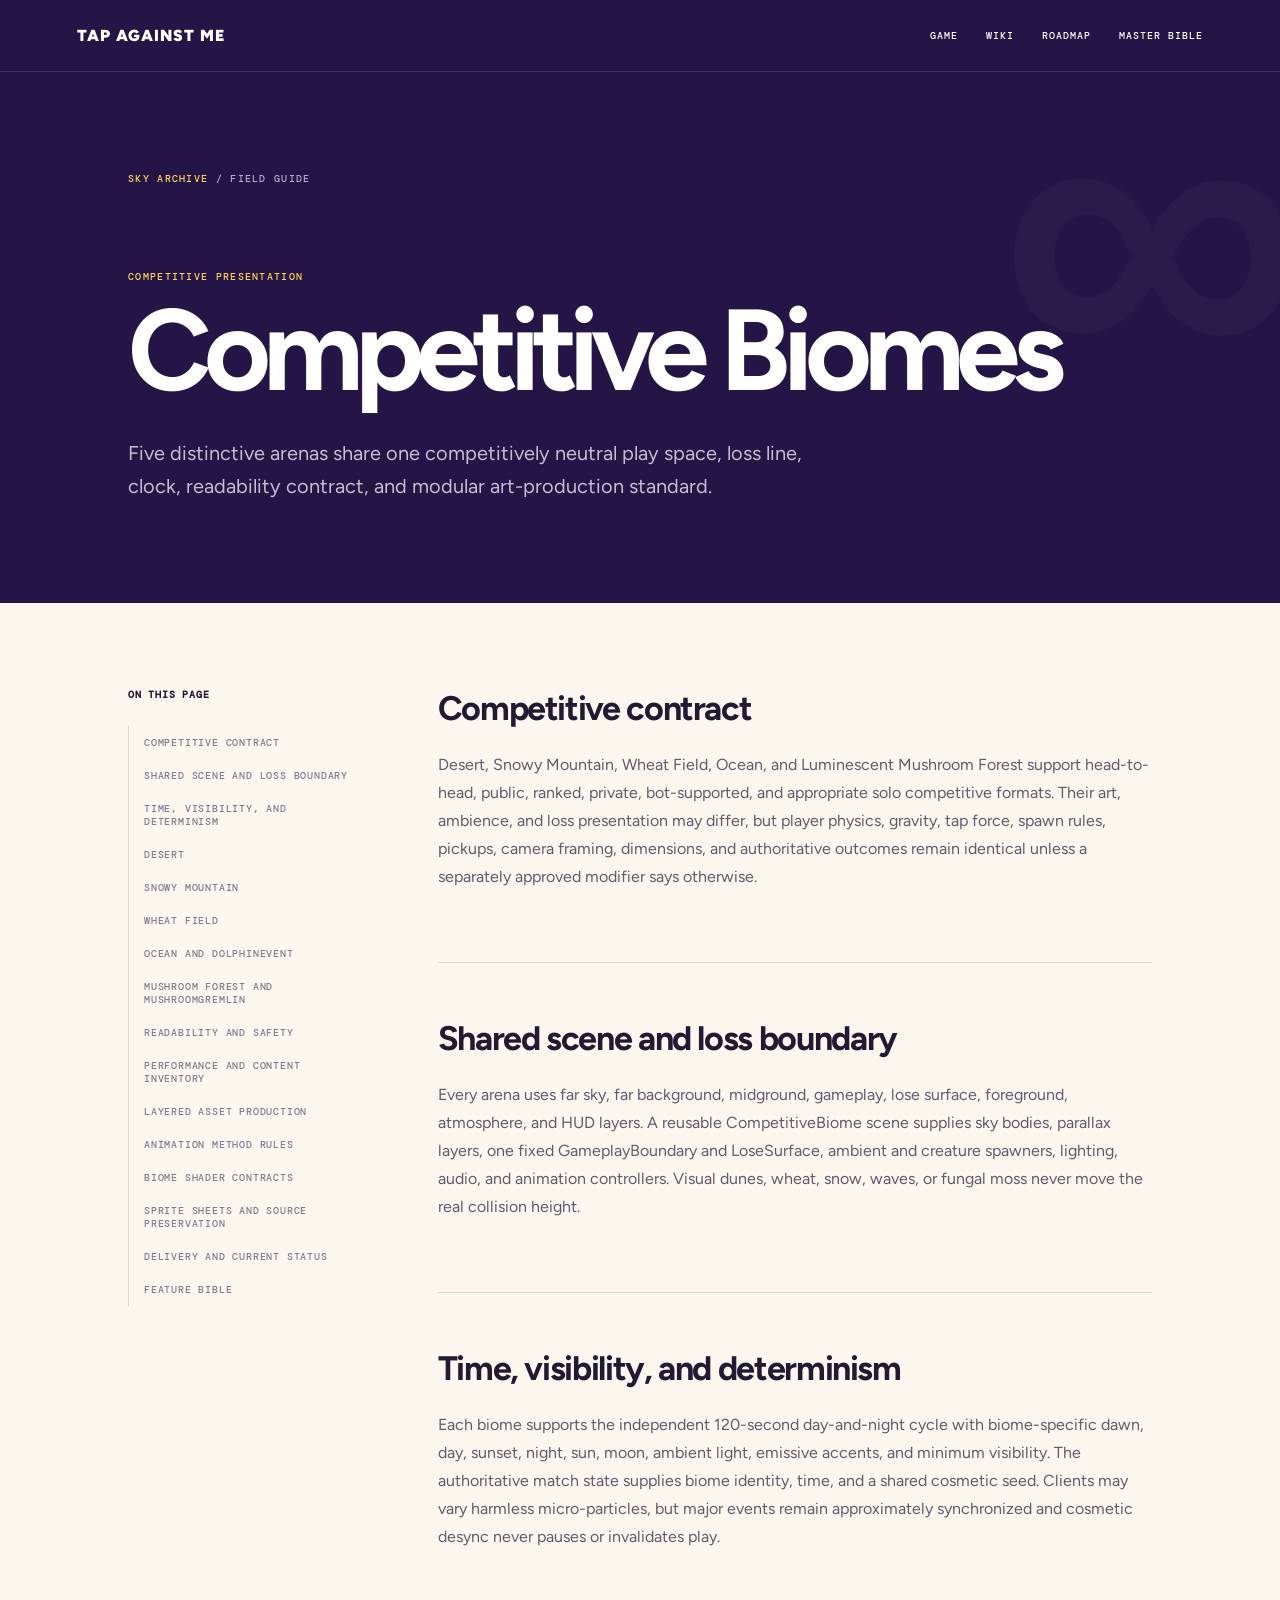
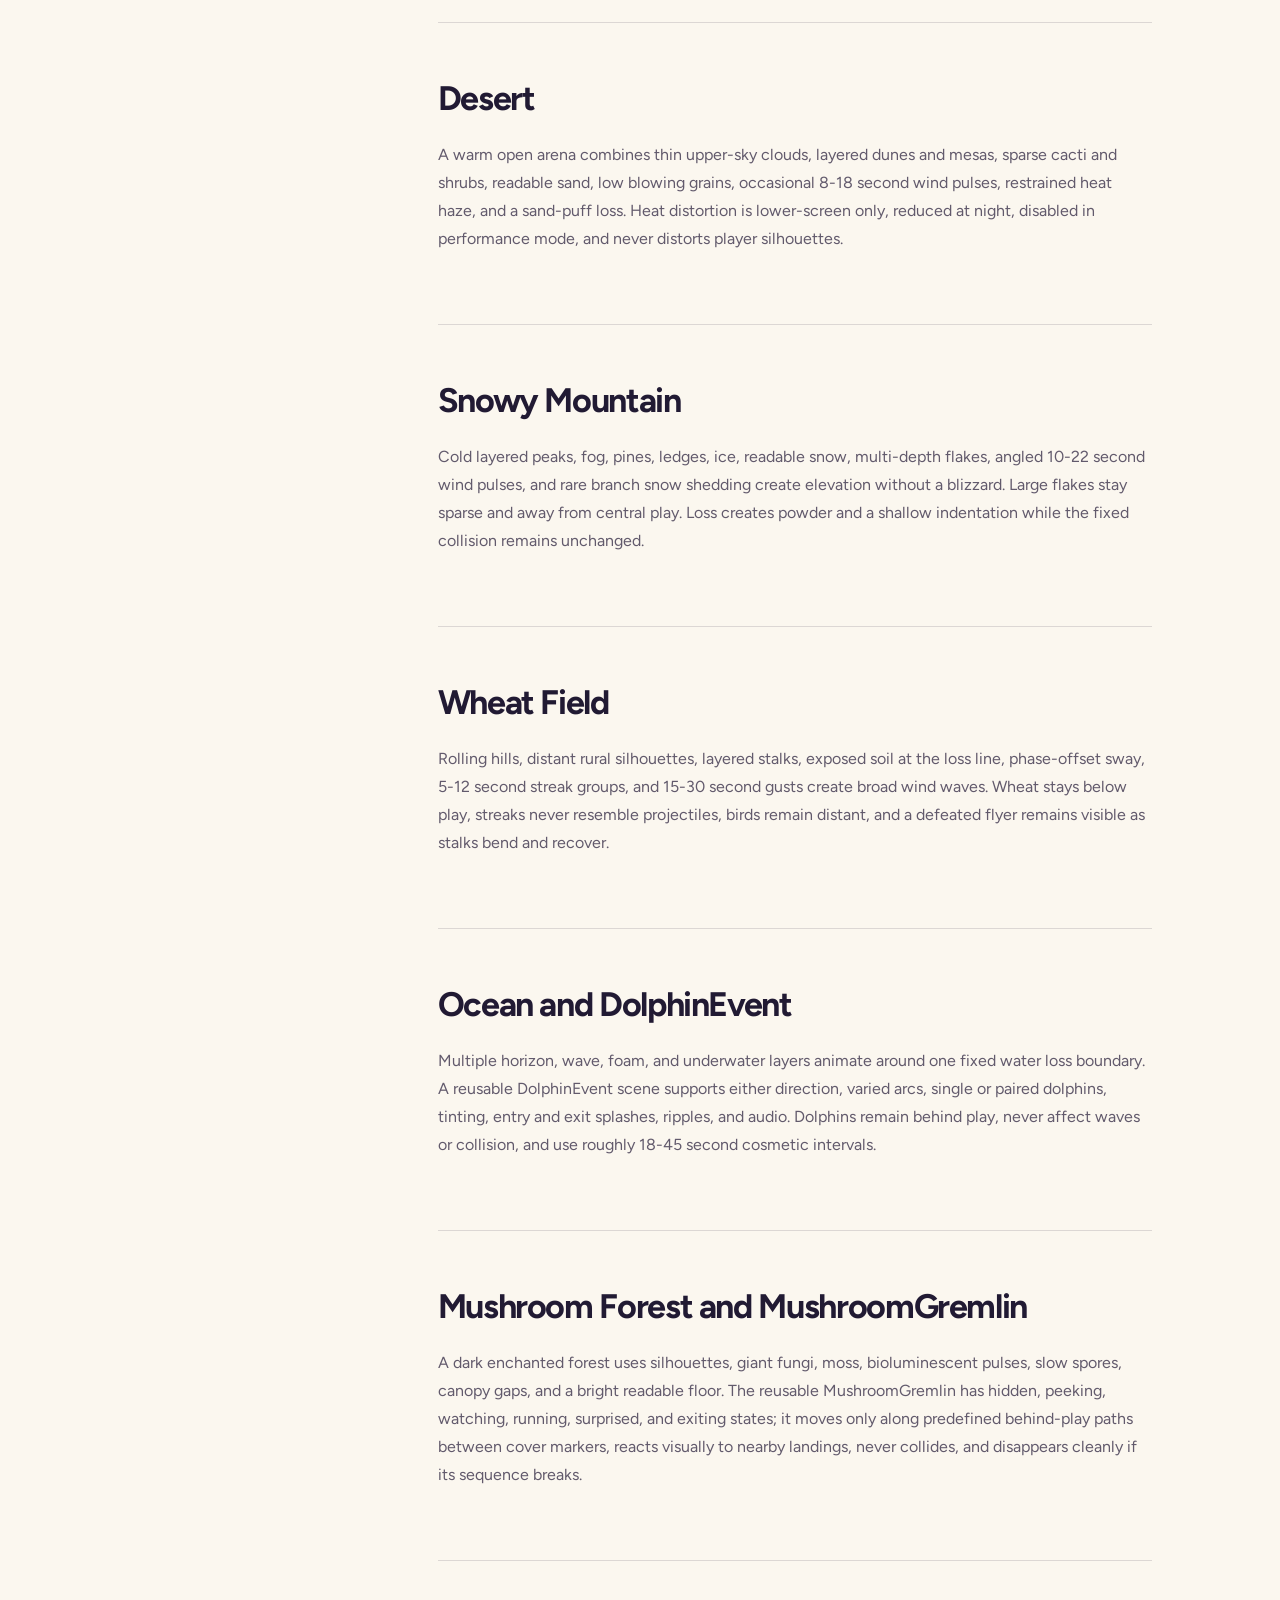
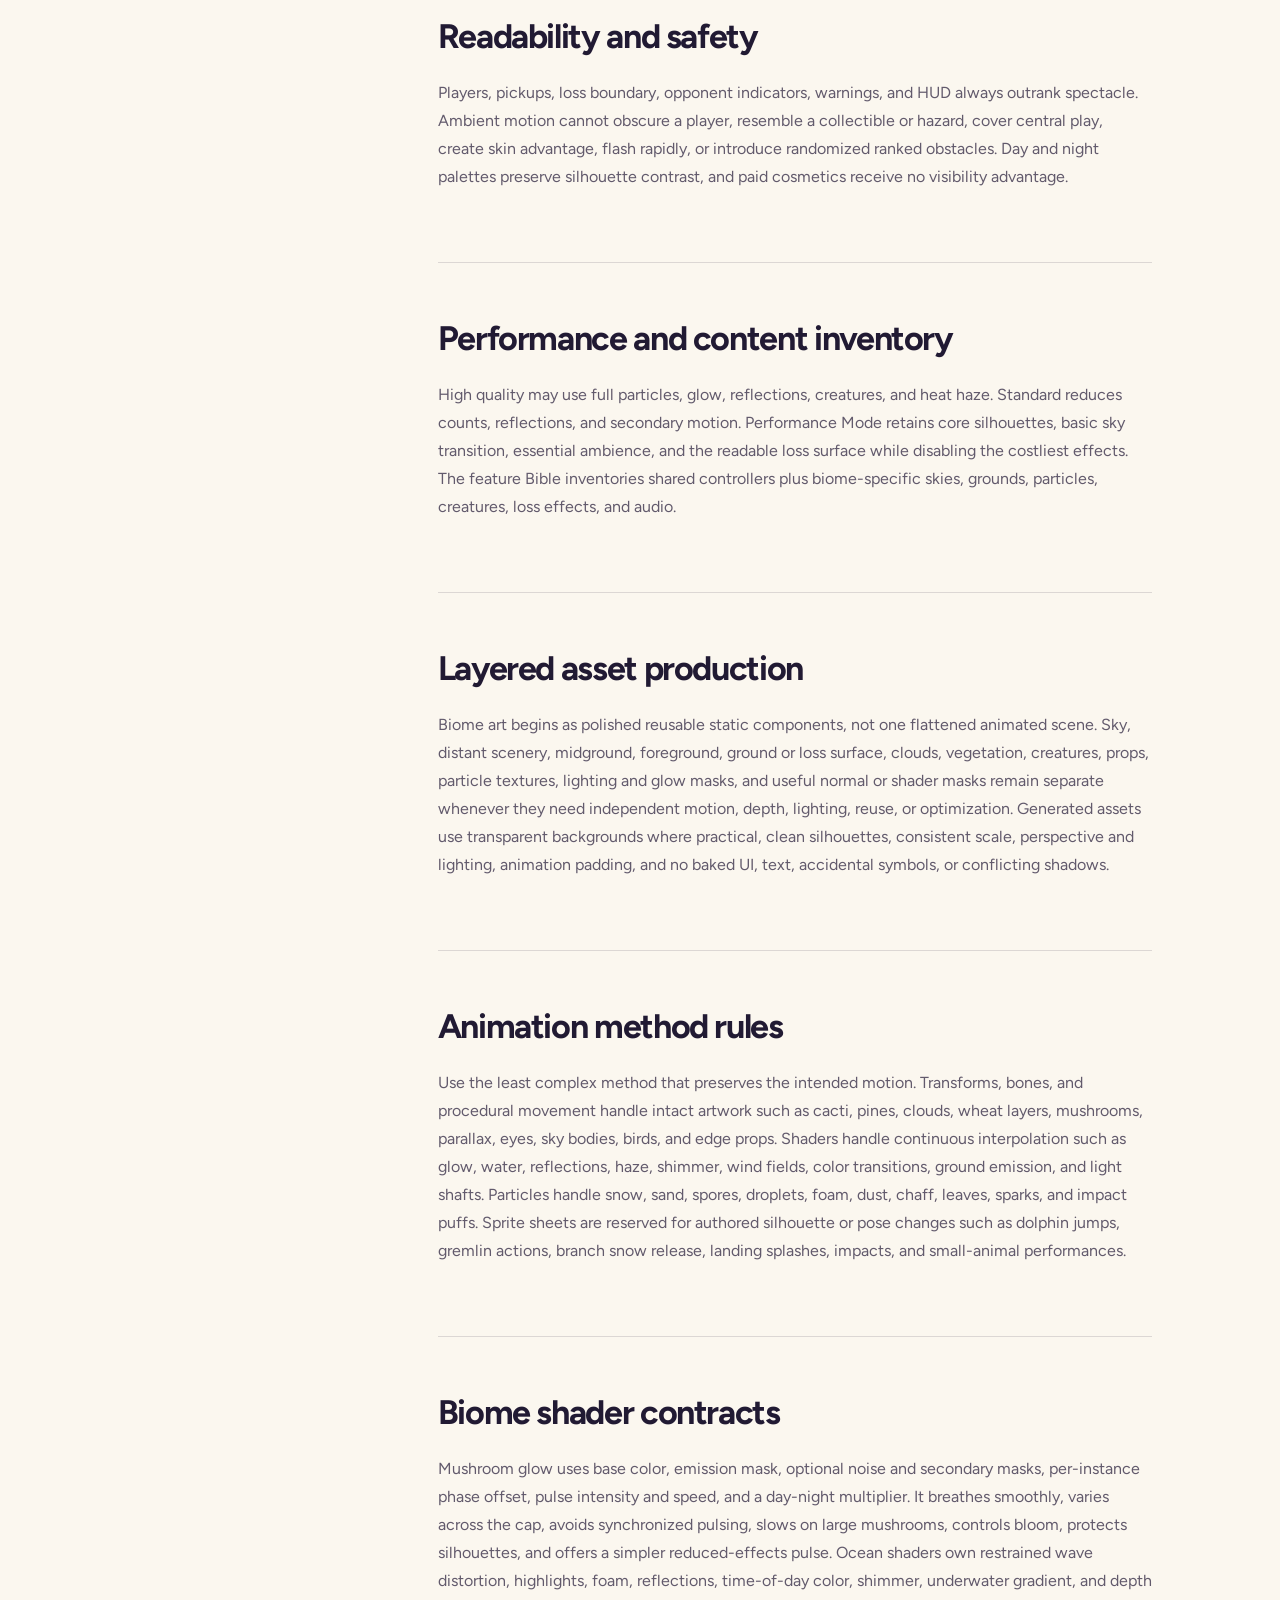
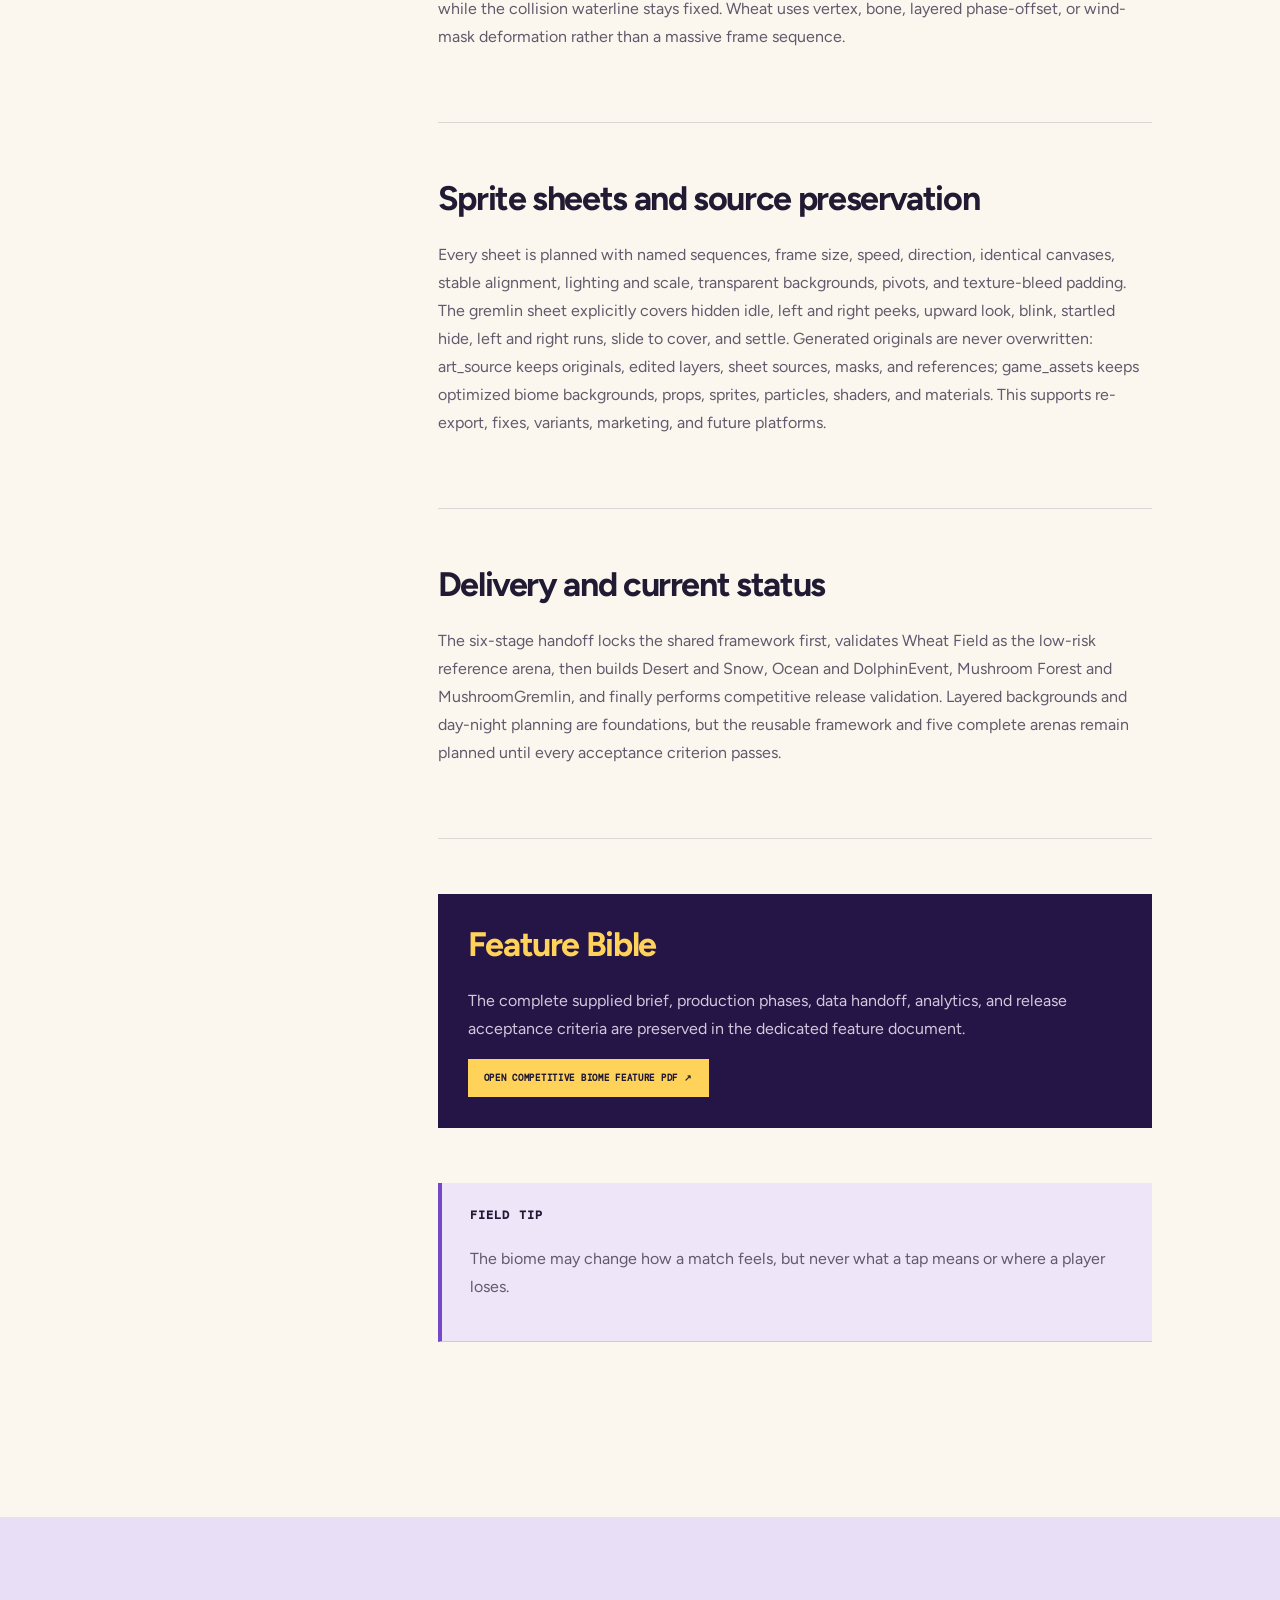
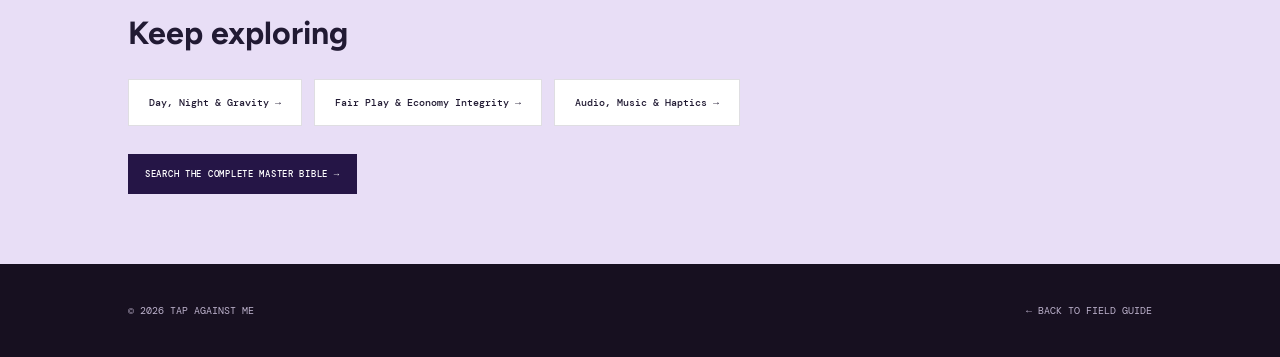
<file: wiki/competitive-biomes.html>
<!doctype html>
<html lang="en"><head><meta charset="UTF-8"><meta name="viewport" content="width=device-width,initial-scale=1"><meta name="description" content="Tap Against Me player wiki"><title>Tap Against Me Wiki</title><link rel="icon" href="../assets/icon.svg"><link rel="stylesheet" href="wiki.css"></head>
<body data-entry="competitive-biomes"><header class="entry-header"><a class="brand" href="../index.html#overview">TAP AGAINST ME</a><nav><a href="../index.html#overview">GAME</a><a href="../index.html#wiki">WIKI</a><a href="../index.html#roadmap">ROADMAP</a><a href="../bible.html">MASTER BIBLE</a></nav></header><main><section class="entry-hero"><p class="crumb"><a href="../index.html#wiki">SKY ARCHIVE</a> / FIELD GUIDE</p><span class="category" data-category></span><h1 data-title></h1><p class="dek" data-dek></p></section><div class="article-wrap"><aside class="toc" data-toc></aside><article class="article" data-article></article></div><section class="related"><h2>Keep exploring</h2><div class="related-links" data-related></div><a class="master-link" href="../bible.html">SEARCH THE COMPLETE MASTER BIBLE →</a></section></main><footer><span>© 2026 TAP AGAINST ME</span><a href="../index.html#wiki">← BACK TO FIELD GUIDE</a></footer><script src="wiki.js"></script></body></html>
</file>
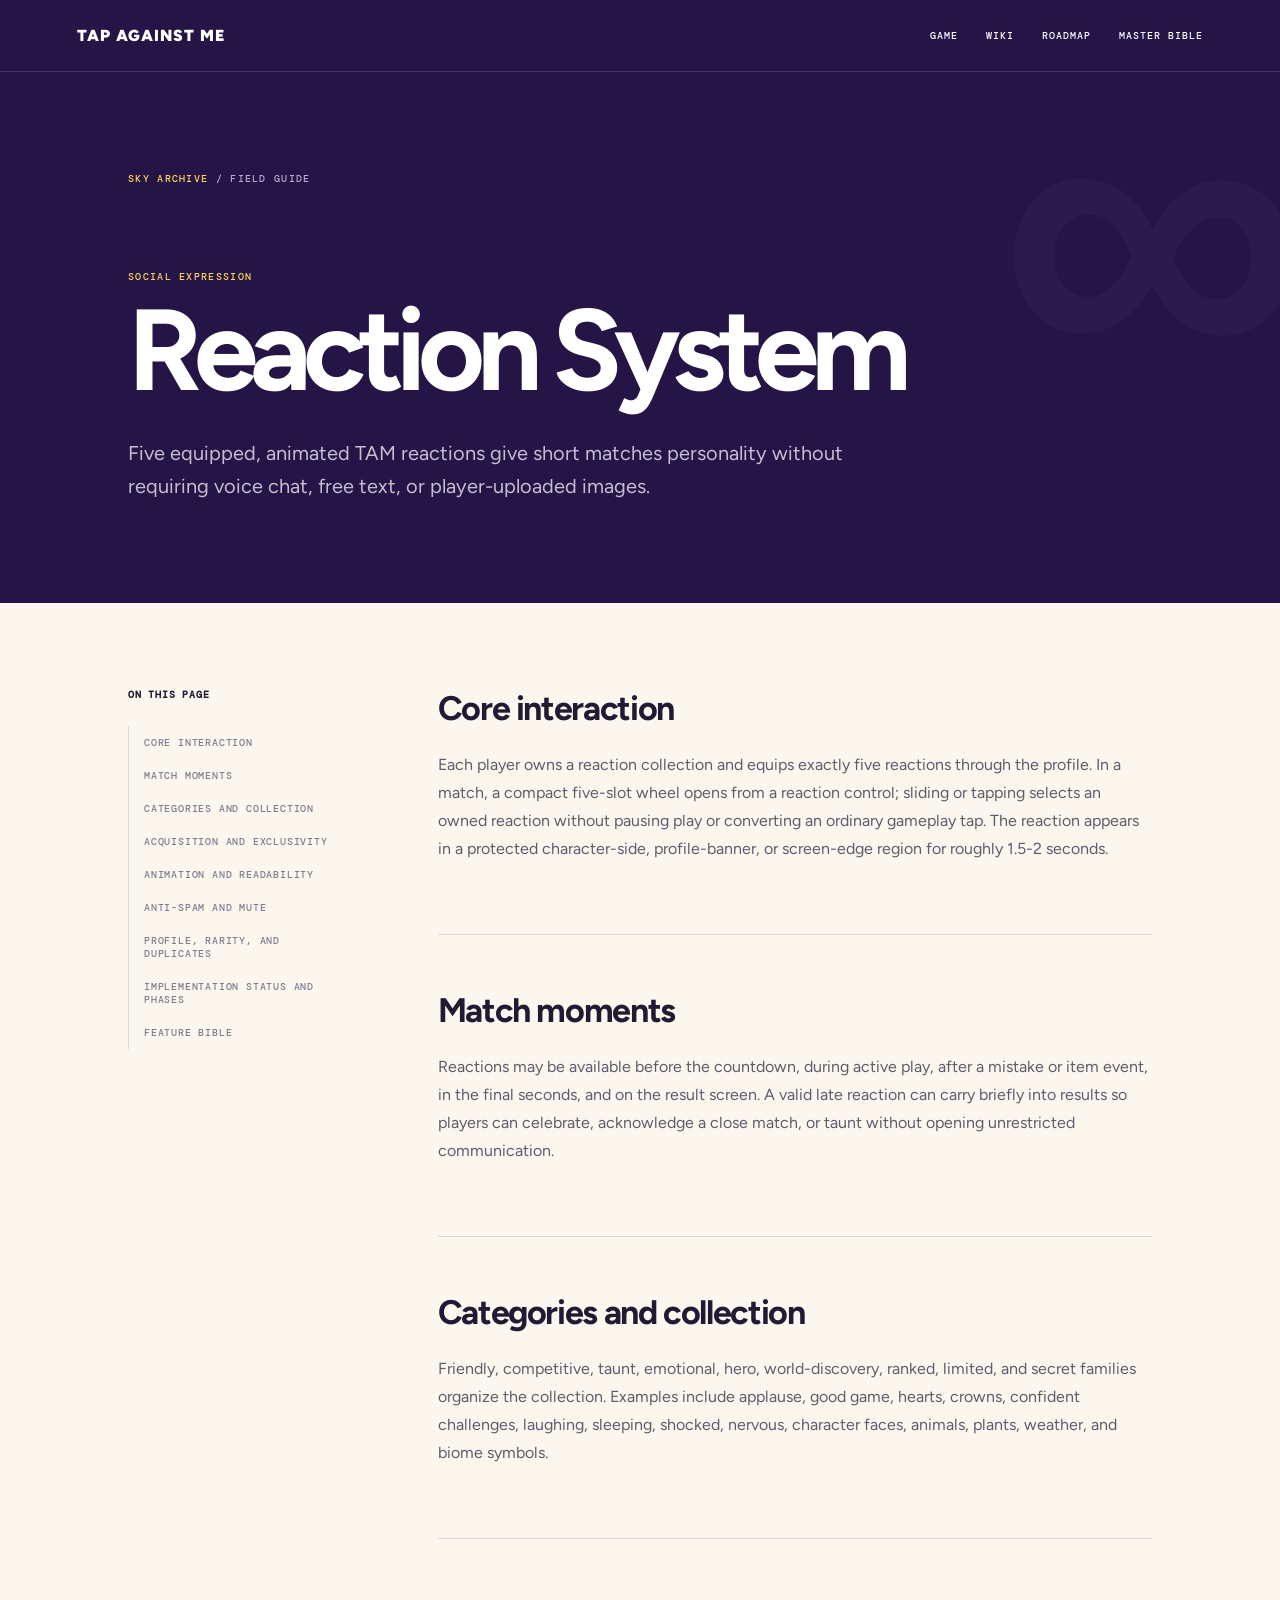
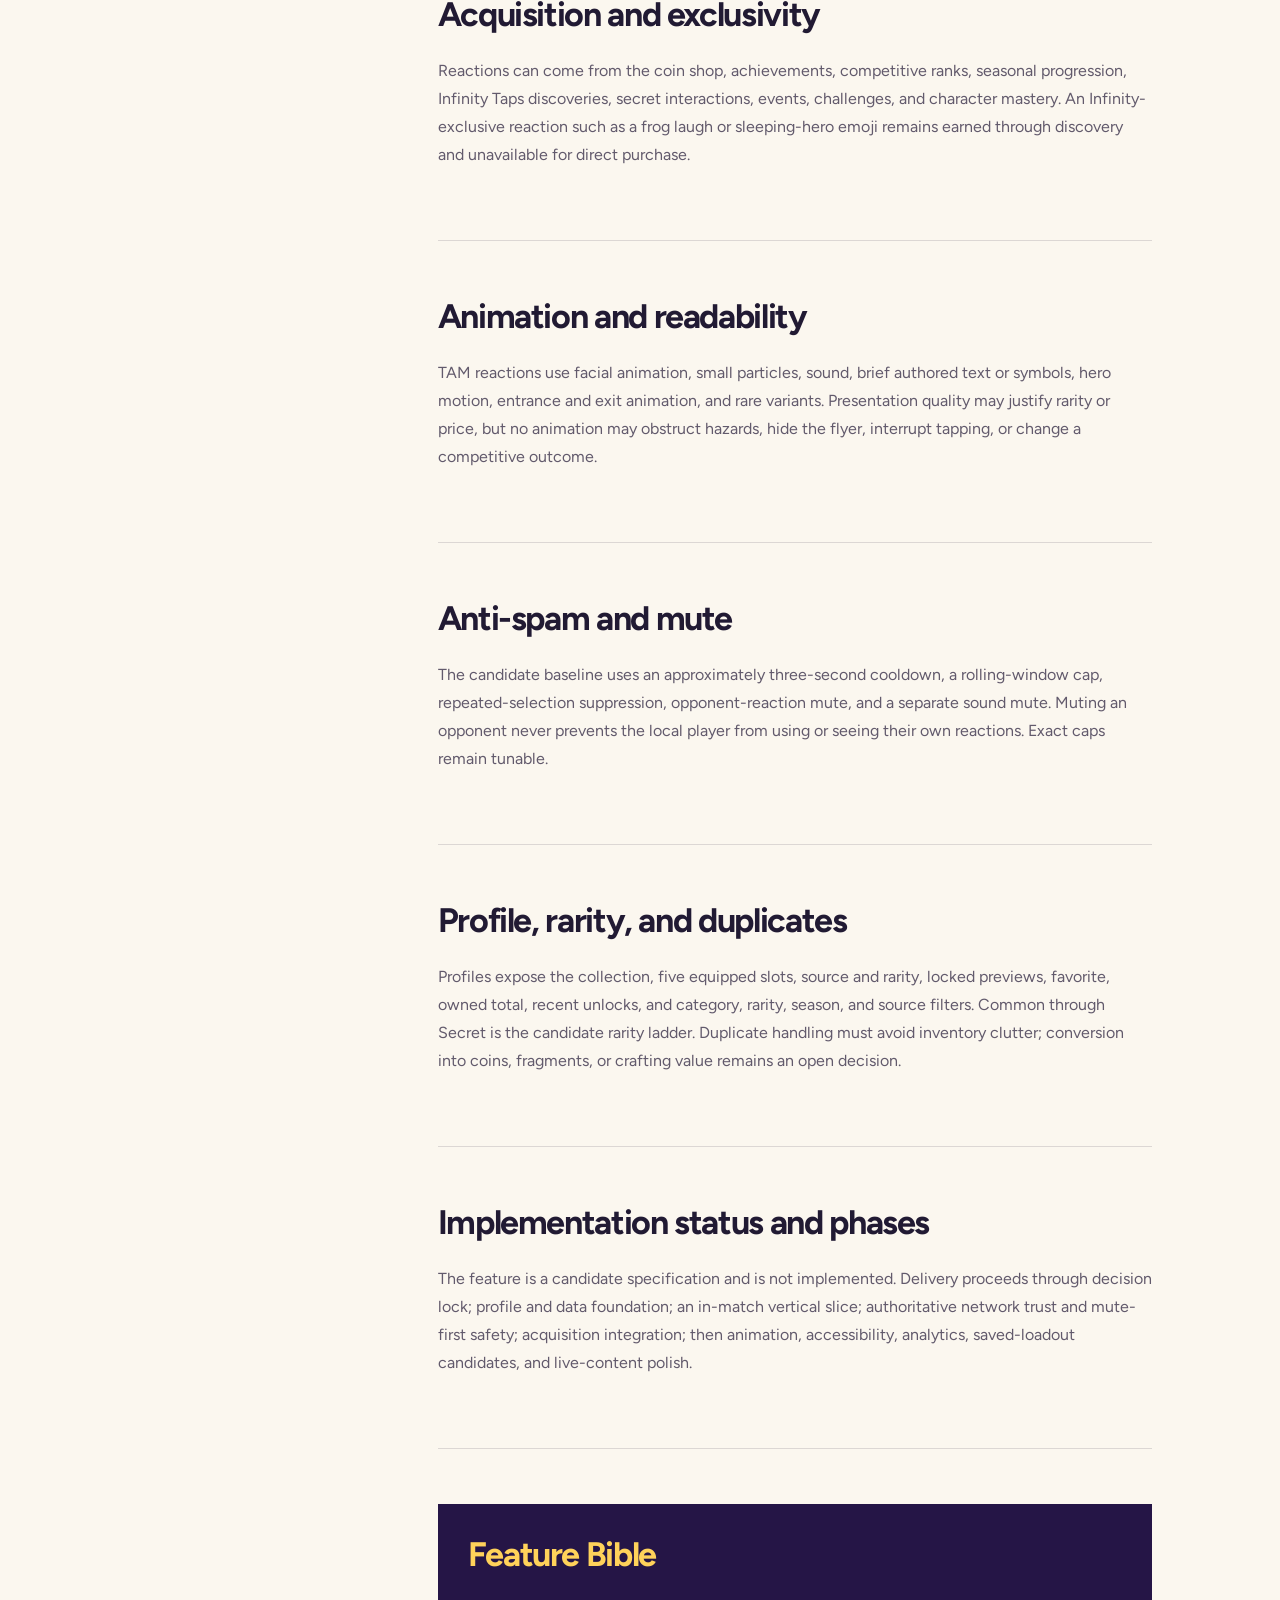
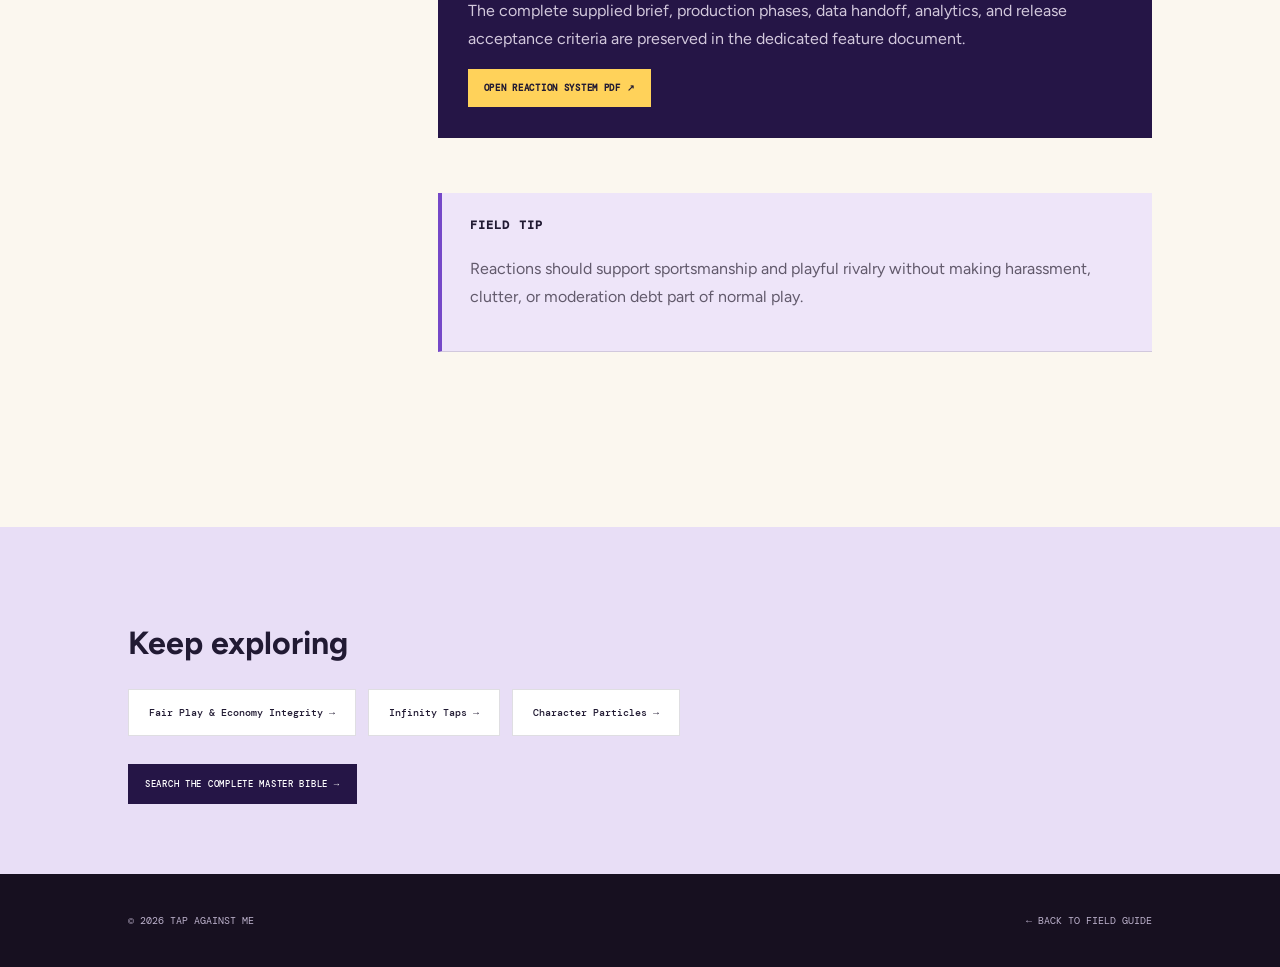
<file: wiki/reactions.html>
<!doctype html>
<html lang="en"><head><meta charset="UTF-8"><meta name="viewport" content="width=device-width,initial-scale=1"><meta name="description" content="Tap Against Me player wiki"><title>Tap Against Me Wiki</title><link rel="icon" href="../assets/icon.svg"><link rel="stylesheet" href="wiki.css"></head>
<body data-entry="reactions"><header class="entry-header"><a class="brand" href="../index.html#overview">TAP AGAINST ME</a><nav><a href="../index.html#overview">GAME</a><a href="../index.html#wiki">WIKI</a><a href="../index.html#roadmap">ROADMAP</a><a href="../bible.html">MASTER BIBLE</a></nav></header><main><section class="entry-hero"><p class="crumb"><a href="../index.html#wiki">SKY ARCHIVE</a> / FIELD GUIDE</p><span class="category" data-category></span><h1 data-title></h1><p class="dek" data-dek></p></section><div class="article-wrap"><aside class="toc" data-toc></aside><article class="article" data-article></article></div><section class="related"><h2>Keep exploring</h2><div class="related-links" data-related></div><a class="master-link" href="../bible.html">SEARCH THE COMPLETE MASTER BIBLE →</a></section></main><footer><span>© 2026 TAP AGAINST ME</span><a href="../index.html#wiki">← BACK TO FIELD GUIDE</a></footer><script src="wiki.js"></script></body></html>
</file>
<file: wiki/wiki.css>
@import url('https://fonts.googleapis.com/css2?family=DM+Mono:wght@400;500&family=Figtree:wght@400;600;700;800;900&display=swap');
:root{--ink:#211a33;--deep:#251546;--purple:#7548c8;--cream:#fbf7ef;--yellow:#ffd25a;--line:rgba(33,26,51,.14);--mono:'DM Mono',monospace;--sans:'Figtree',sans-serif}*{box-sizing:border-box}body{margin:0;background:var(--cream);color:var(--ink);font-family:var(--sans)}a{color:inherit;text-decoration:none}.entry-header{height:72px;padding:0 6vw;display:flex;align-items:center;border-bottom:1px solid rgba(255,255,255,.12);background:var(--deep);color:white}.brand{font-weight:900;letter-spacing:.07em}.entry-header nav{margin-left:auto;display:flex;gap:28px;font:500 10px var(--mono);letter-spacing:.1em}.entry-hero{background:var(--deep);color:white;padding:90px 10vw 100px;position:relative;overflow:hidden}.entry-hero:after{content:'∞';position:absolute;right:-2vw;top:-100px;font-size:430px;font-weight:900;color:rgba(255,255,255,.025)}.crumb,.category{font:500 10px var(--mono);letter-spacing:.13em;text-transform:uppercase}.crumb{color:#baacd0}.crumb a{color:var(--yellow)}.category{display:inline-block;color:var(--yellow);margin:75px 0 20px}.entry-hero h1{font-size:clamp(4rem,9vw,9rem);line-height:.82;letter-spacing:-.07em;margin:0;max-width:980px;position:relative;z-index:2}.entry-hero .dek{font-size:20px;line-height:1.65;color:#c7bdd3;max-width:720px;margin:40px 0 0}.article-wrap{display:grid;grid-template-columns:220px minmax(0,760px);gap:7vw;padding:85px 10vw 120px}.toc{font:500 10px var(--mono);letter-spacing:.08em;text-transform:uppercase;color:#837a8d}.toc strong{display:block;color:var(--ink);margin-bottom:25px}.toc a{display:block;border-left:1px solid var(--line);padding:10px 0 10px 15px}.article section{border-bottom:1px solid var(--line);padding:0 0 55px;margin-bottom:55px}.article h2{font-size:34px;letter-spacing:-.04em;margin:0 0 22px}.article p,.article li{font-size:16px;line-height:1.75;color:#625a6c}.article ul{padding-left:20px}.source-download{background:#251546;color:#fff;padding:30px!important}.source-download h2{color:#ffd25a}.source-download p{color:#d2c8dc}.source-download a{display:inline-block;background:#ffd25a;color:#211a33;padding:13px 16px;font:700 9px var(--mono);letter-spacing:.08em}.callout{background:#eee5f9;border-left:4px solid var(--purple);padding:24px 28px!important}.callout h2{font:700 12px var(--mono);letter-spacing:.1em}.related{background:#e8def6;padding:70px 10vw}.related h2{font-size:32px}.related-links{display:flex;flex-wrap:wrap;gap:12px}.related-links a{background:white;border:1px solid var(--line);padding:16px 20px;font:500 10px var(--mono)}.master-link{display:inline-block;margin-top:28px;background:var(--deep);color:white;padding:14px 17px;font:500 9px var(--mono);letter-spacing:.08em}footer{padding:40px 10vw;background:#171020;color:#bdb2cc;display:flex;justify-content:space-between;font:400 10px var(--mono)}@media(max-width:760px){.entry-header{height:auto;min-height:72px;padding-block:14px;align-items:flex-start}.entry-header nav{gap:10px;display:grid;grid-template-columns:repeat(2,auto)}.entry-hero{padding:70px 22px}.article-wrap{grid-template-columns:1fr;padding:60px 22px}.toc{display:none}.related{padding:55px 22px}.entry-hero h1{font-size:4rem}footer{padding-inline:22px}}
</file>
